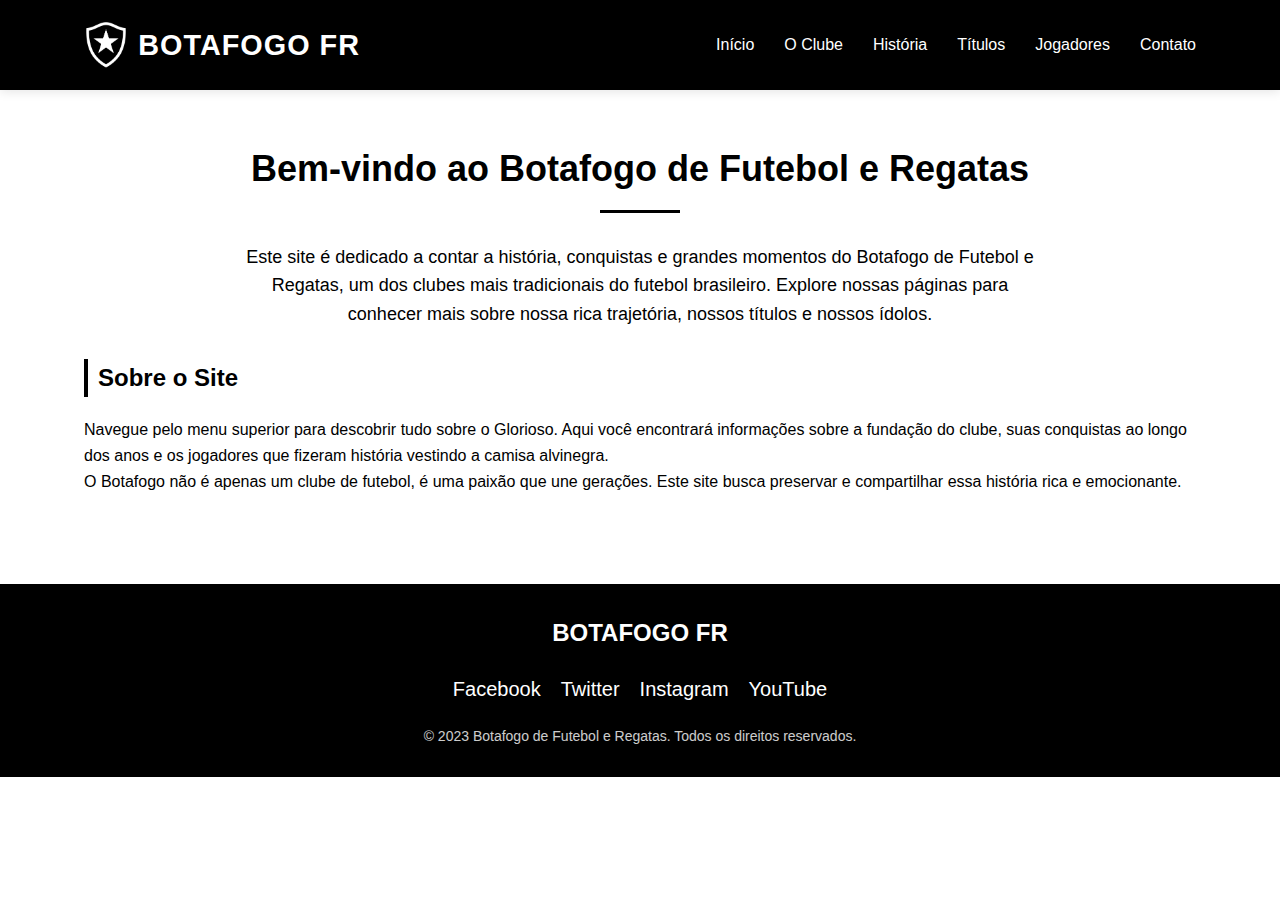
<file: index.html>
<!DOCTYPE html>
<html lang="pt-BR">
<head>
    <meta charset="UTF-8">
    <meta name="viewport" content="width=device-width, initial-scale=1.0">
    <title>Botafogo de Futebol e Regatas | Página Inicial</title>
    <link rel="stylesheet" href="style.css">
</head>
<body>
    <header>
        <div class="container header-content">
<div class="logo">
  <img src="botafogo.png" alt="Botafogo" class="logo-img">
  <span>BOTAFOGO <strong>FR</strong></span>
</div>

            <nav>
                <ul>
                    <li><a href="index.html">Início</a></li>
                    <li><a href="home.html">O Clube</a></li>
                    <li><a href="historia.html">História</a></li>
                    <li><a href="titulos.html">Títulos</a></li>
                    <li><a href="jogadores.html">Jogadores</a></li>
                    <li><a href="contato.html">Contato</a></li>
                </ul>
            </nav>
        </div>
    </header>

    <main class="main-content">
        <div class="container">
            <h1 class="page-title">Bem-vindo ao Botafogo de Futebol e Regatas</h1>
            <p class="intro-text">Este site é dedicado a contar a história, conquistas e grandes momentos do Botafogo de Futebol e Regatas, um dos clubes mais tradicionais do futebol brasileiro. Explore nossas páginas para conhecer mais sobre nossa rica trajetória, nossos títulos e nossos ídolos.</p>
            
            <div class="section">
                <h2 class="section-title">Sobre o Site</h2>
                <p>Navegue pelo menu superior para descobrir tudo sobre o Glorioso. Aqui você encontrará informações sobre a fundação do clube, suas conquistas ao longo dos anos e os jogadores que fizeram história vestindo a camisa alvinegra.</p>
                <p>O Botafogo não é apenas um clube de futebol, é uma paixão que une gerações. Este site busca preservar e compartilhar essa história rica e emocionante.</p>
            </div>
        </div>
    </main>

    <footer>
        <div class="container footer-content">
            <div class="footer-logo">BOTAFOGO FR</div>
            <div class="social-links">
                <a href="#">Facebook</a>
                <a href="#">Twitter</a>
                <a href="https://www.instagram.com/botafogo/">Instagram</a>
                <a href="https://www.youtube.com/channel/UCFxjZDrLCOCHkUCu632AmMQ">YouTube</a>
            </div>
            <div class="copyright">© 2023 Botafogo de Futebol e Regatas. Todos os direitos reservados.</div>
        </div>
    </footer>
</body>
</html>
</file>
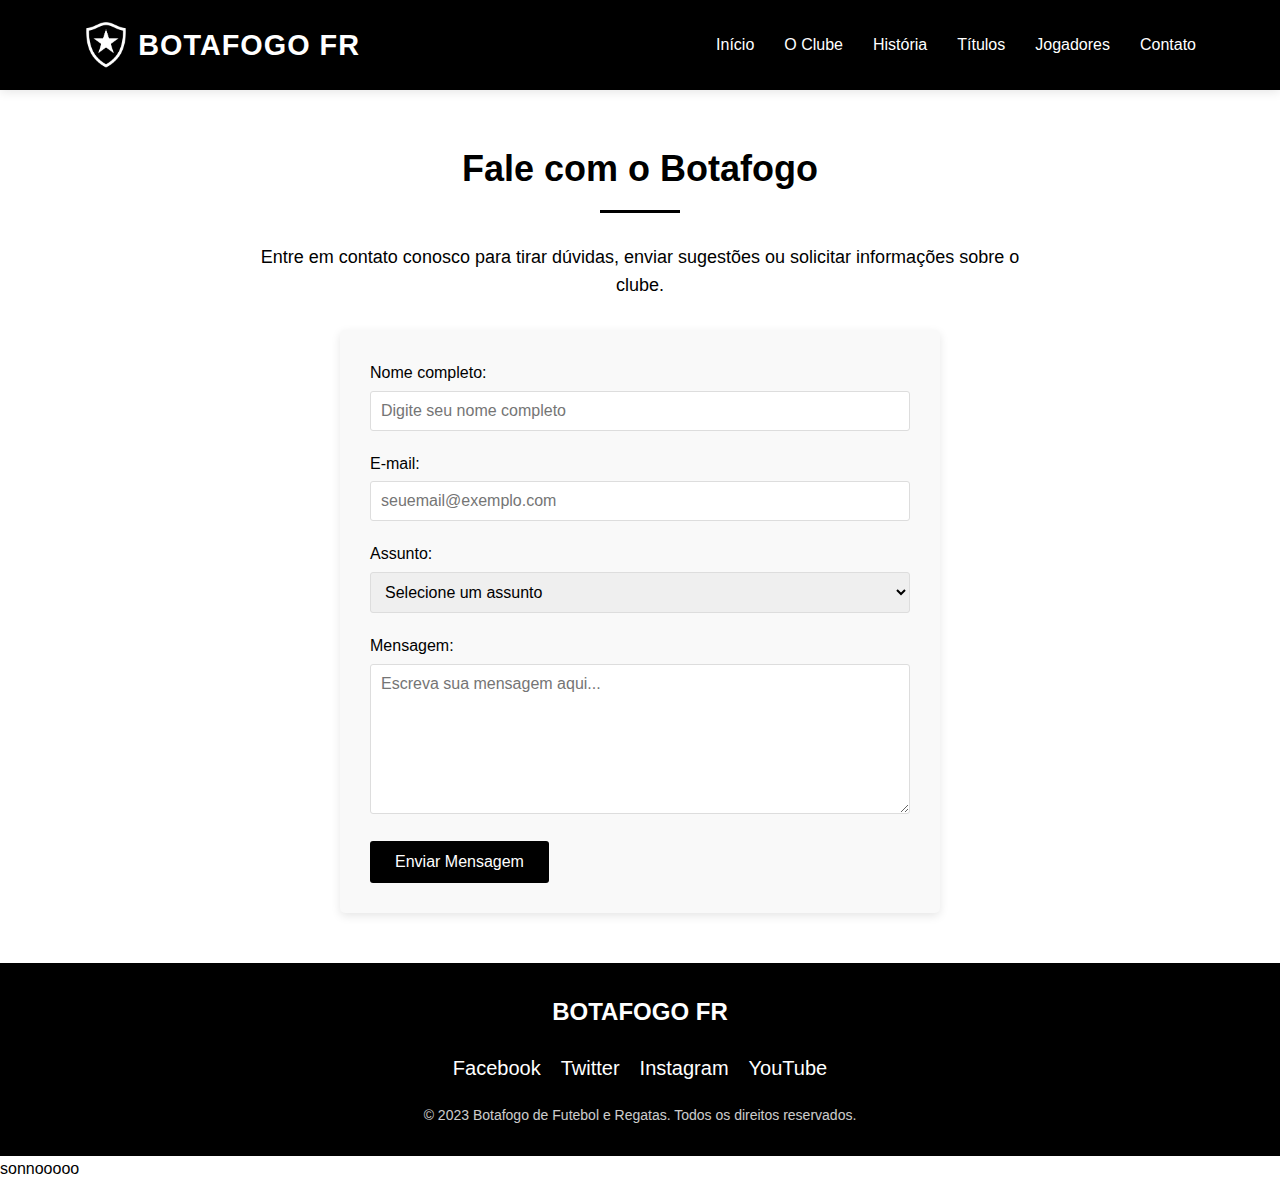
<file: contato.html>
<!DOCTYPE html>
<html lang="pt-BR">
<head>
    <meta charset="UTF-8">
    <meta name="viewport" content="width=device-width, initial-scale=1.0">
    <title>Botafogo de Futebol e Regatas | Contato</title>
    <link rel="stylesheet" href="style.css">
</head>
<body>
    <header>
        <div class="container header-content">
<div class="logo">
  <img src="botafogo.png" alt="Botafogo" class="logo-img">
  <span>BOTAFOGO <strong>FR</strong></span>
</div>

            <nav>
                <ul>
                    <li><a href="index.html">Início</a></li>
                    <li><a href="home.html">O Clube</a></li>
                    <li><a href="historia.html">História</a></li>
                    <li><a href="titulos.html">Títulos</a></li>
                    <li><a href="jogadores.html">Jogadores</a></li>
                    <li><a href="contato.html">Contato</a></li>
                </ul>
            </nav>
        </div>
    </header>

    <main class="main-content">
        <div class="container">
            <h1 class="page-title fade-in">Fale com o Botafogo</h1>
            <p class="intro-text fade-in">Entre em contato conosco para tirar dúvidas, enviar sugestões ou solicitar informações sobre o clube.</p>
            
            <form class="contact-form slide-in" action="#" method="POST">
                <div class="form-group">
                    <label for="name">Nome completo:</label>
                    <input type="text" id="name" name="name" placeholder="Digite seu nome completo" required>
                </div>
                
                <div class="form-group">
                    <label for="email">E-mail:</label>
                    <input type="email" id="email" name="email" placeholder="seuemail@exemplo.com" required>
                </div>
                
                <div class="form-group">
                    <label for="subject">Assunto:</label>
                    <select id="subject" name="subject" required>
                        <option value="" disabled selected>Selecione um assunto</option>
                        <option value="informacoes">Informações gerais</option>
                        <option value="socio">Torne-se sócio</option>
                        <option value="ingressos">Ingressos</option>
                        <option value="sugestoes">Sugestões</option>
                        <option value="outro">Outro</option>
                    </select>
                </div>
                
                <div class="form-group">
                    <label for="message">Mensagem:</label>
                    <textarea id="message" name="message" placeholder="Escreva sua mensagem aqui..." required></textarea>
                </div>
                
                <button type="submit" class="submit-btn">Enviar Mensagem</button>
            </form>
        </div>
    </main>

    <footer>
        <div class="container footer-content">
            <div class="footer-logo">BOTAFOGO FR</div>
            <div class="social-links">
                <a href="#">Facebook</a>
                <a href="#">Twitter</a>
                <a href="https://www.instagram.com/botafogo/">Instagram</a>
                <a href="https://www.youtube.com/channel/UCFxjZDrLCOCHkUCu632AmMQ">YouTube</a>
            </div>
            <div class="copyright">© 2023 Botafogo de Futebol e Regatas. Todos os direitos reservados.</div>
        </div>
    </footer>
    <script src="contato.js"></script>
</body>
</html>

sonnooooo
</file>
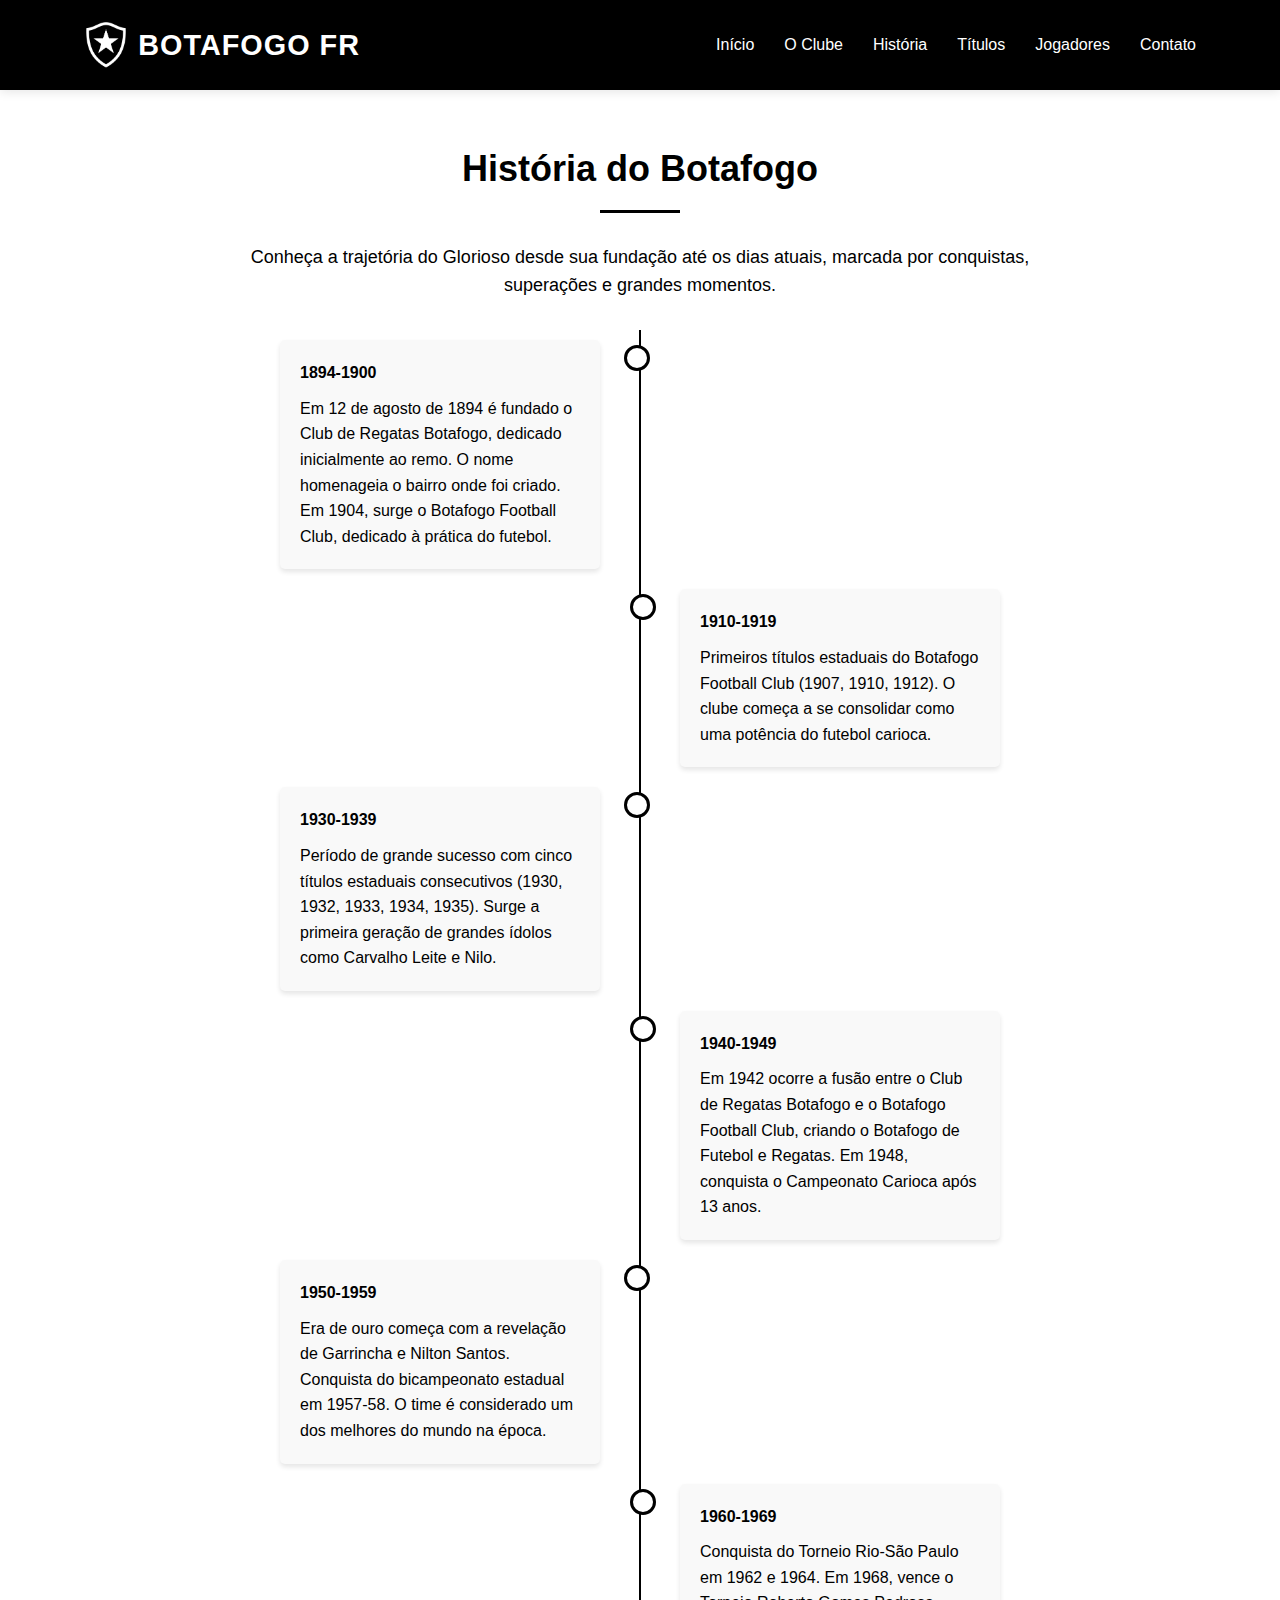
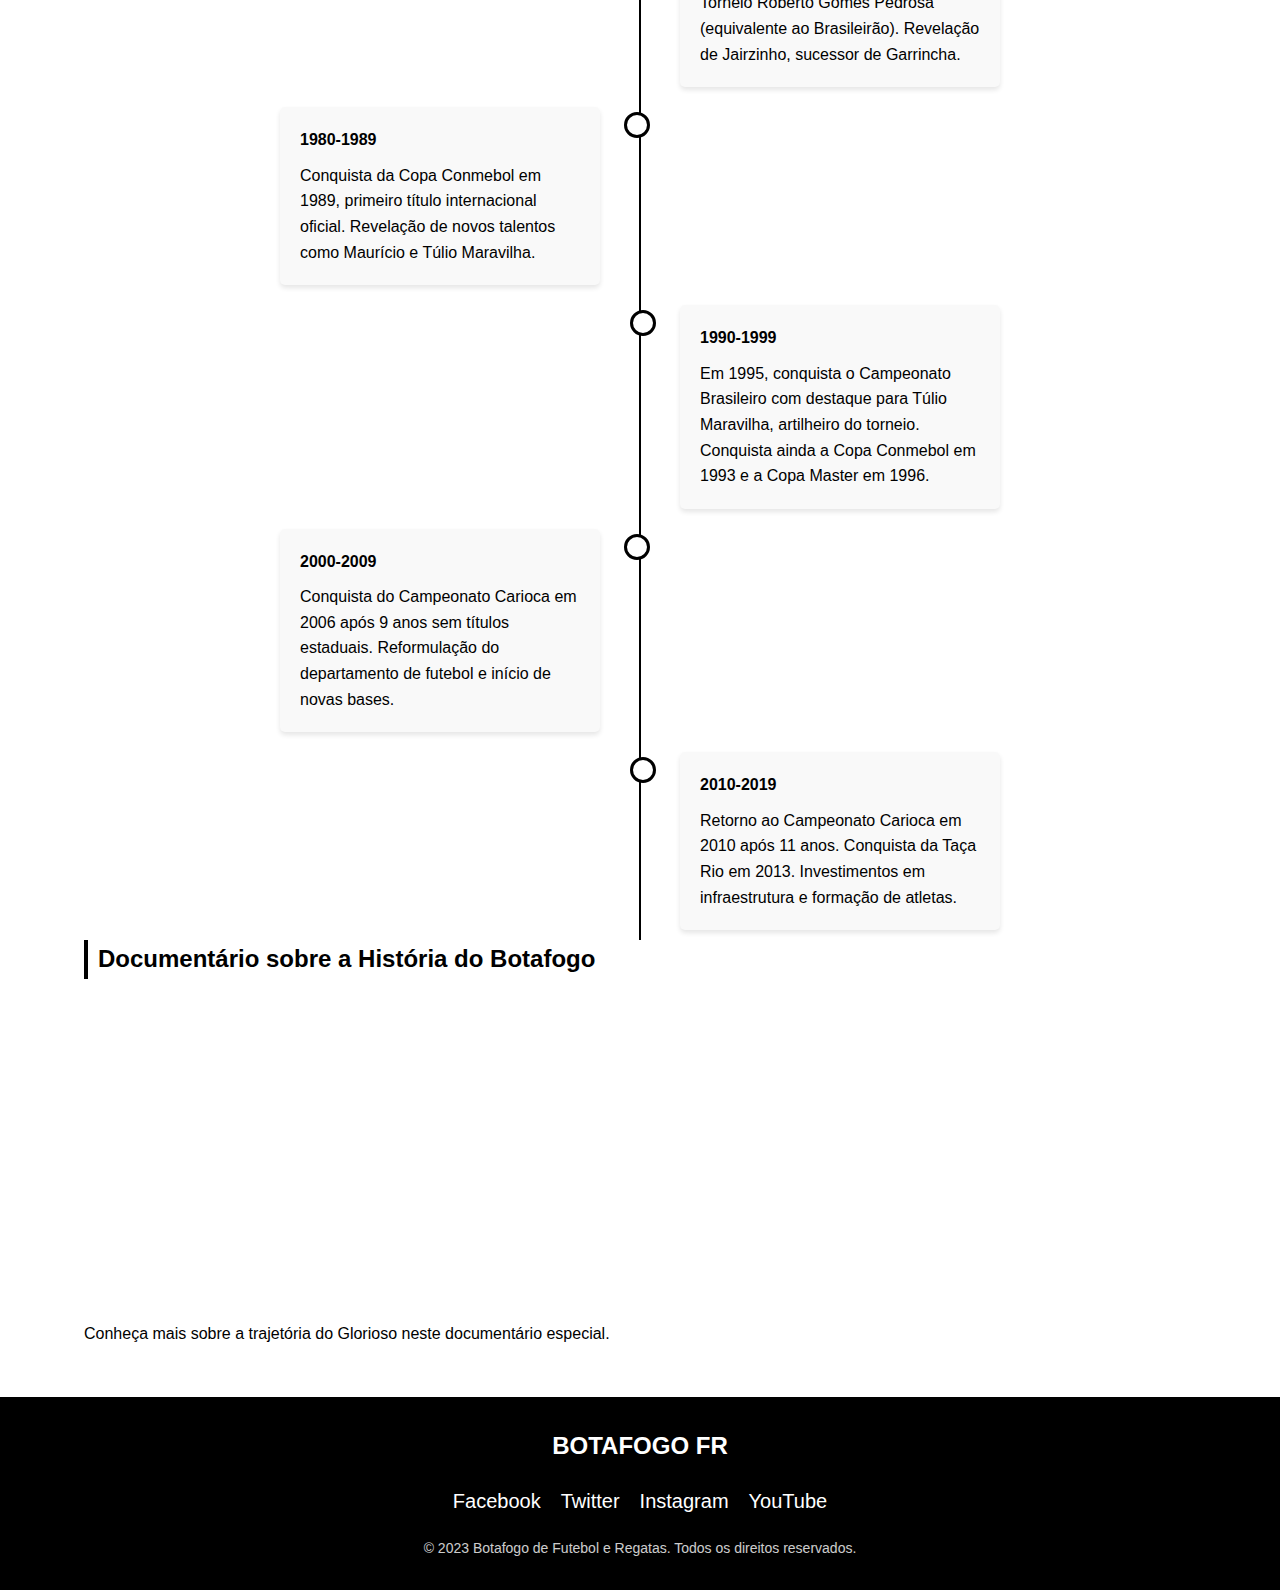
<file: historia.html>
<!DOCTYPE html>
<html lang="pt-BR">
<head>
    <meta charset="UTF-8">
    <meta name="viewport" content="width=device-width, initial-scale=1.0">
    <title>Botafogo de Futebol e Regatas | História</title>
    <link rel="stylesheet" href="style.css">
</head>
<body>
    <header>
        <div class="container header-content">
<div class="logo">
  <img src="botafogo.png" alt="Botafogo" class="logo-img">
  <span>BOTAFOGO <strong>FR</strong></span>
</div>

            <nav>
                <ul>
                    <li><a href="index.html">Início</a></li>
                    <li><a href="home.html">O Clube</a></li>
                    <li><a href="historia.html">História</a></li>
                    <li><a href="titulos.html">Títulos</a></li>
                    <li><a href="jogadores.html">Jogadores</a></li>
                    <li><a href="contato.html">Contato</a></li>
                </ul>
            </nav>
        </div>
    </header>

    <main class="main-content">
        <div class="container">
            <h1 class="page-title fade-in">História do Botafogo</h1>
            <p class="intro-text fade-in">Conheça a trajetória do Glorioso desde sua fundação até os dias atuais, marcada por conquistas, superações e grandes momentos.</p>
            
            <div class="timeline">
                <!-- Década de 1890-1900 -->
                <div class="timeline-item left fade-in">
                    <div class="timeline-content">
                        <div class="timeline-year">1894-1900</div>
                        <p>Em 12 de agosto de 1894 é fundado o Club de Regatas Botafogo, dedicado inicialmente ao remo. O nome homenageia o bairro onde foi criado. Em 1904, surge o Botafogo Football Club, dedicado à prática do futebol.</p>
                    </div>
                </div>
                
                <!-- Década de 1910 -->
                <div class="timeline-item right fade-in">
                    <div class="timeline-content">
                        <div class="timeline-year">1910-1919</div>
                        <p>Primeiros títulos estaduais do Botafogo Football Club (1907, 1910, 1912). O clube começa a se consolidar como uma potência do futebol carioca.</p>
                    </div>
                </div>
                
                <!-- Década de 1930 -->
                <div class="timeline-item left fade-in">
                    <div class="timeline-content">
                        <div class="timeline-year">1930-1939</div>
                        <p>Período de grande sucesso com cinco títulos estaduais consecutivos (1930, 1932, 1933, 1934, 1935). Surge a primeira geração de grandes ídolos como Carvalho Leite e Nilo.</p>
                    </div>
                </div>
                
                <!-- Década de 1940 -->
                <div class="timeline-item right fade-in">
                    <div class="timeline-content">
                        <div class="timeline-year">1940-1949</div>
                        <p>Em 1942 ocorre a fusão entre o Club de Regatas Botafogo e o Botafogo Football Club, criando o Botafogo de Futebol e Regatas. Em 1948, conquista o Campeonato Carioca após 13 anos.</p>
                    </div>
                </div>
                
                <!-- Década de 1950 -->
                <div class="timeline-item left fade-in">
                    <div class="timeline-content">
                        <div class="timeline-year">1950-1959</div>
                        <p>Era de ouro começa com a revelação de Garrincha e Nilton Santos. Conquista do bicampeonato estadual em 1957-58. O time é considerado um dos melhores do mundo na época.</p>
                    </div>
                </div>
                
                <!-- Década de 1960 -->
                <div class="timeline-item right fade-in">
                    <div class="timeline-content">
                        <div class="timeline-year">1960-1969</div>
                        <p>Conquista do Torneio Rio-São Paulo em 1962 e 1964. Em 1968, vence o Torneio Roberto Gomes Pedrosa (equivalente ao Brasileirão). Revelação de Jairzinho, sucessor de Garrincha.</p>
                    </div>
                </div>
                
                <!-- Década de 1980 -->
                <div class="timeline-item left fade-in">
                    <div class="timeline-content">
                        <div class="timeline-year">1980-1989</div>
                        <p>Conquista da Copa Conmebol em 1989, primeiro título internacional oficial. Revelação de novos talentos como Maurício e Túlio Maravilha.</p>
                    </div>
                </div>
                
                <!-- Década de 1990 -->
                <div class="timeline-item right fade-in">
                    <div class="timeline-content">
                        <div class="timeline-year">1990-1999</div>
                        <p>Em 1995, conquista o Campeonato Brasileiro com destaque para Túlio Maravilha, artilheiro do torneio. Conquista ainda a Copa Conmebol em 1993 e a Copa Master em 1996.</p>
                    </div>
                </div>
                
                <!-- Década de 2000 -->
                <div class="timeline-item left fade-in">
                    <div class="timeline-content">
                        <div class="timeline-year">2000-2009</div>
                        <p>Conquista do Campeonato Carioca em 2006 após 9 anos sem títulos estaduais. Reformulação do departamento de futebol e início de novas bases.</p>
                    </div>
                </div>
                
                <!-- Década de 2010 -->
                <div class="timeline-item right fade-in">
                    <div class="timeline-content">
                        <div class="timeline-year">2010-2019</div>
                        <p>Retorno ao Campeonato Carioca em 2010 após 11 anos. Conquista da Taça Rio em 2013. Investimentos em infraestrutura e formação de atletas.</p>
                    </div>
                </div>
            </div>
            
            <div class="video-container fade-in">
                <h2 class="section-title">Documentário sobre a História do Botafogo</h2>
                <div class="video-wrapper">
                    <iframe width="560" height="315" src="https://www.youtube.com/embed/VIDEO_ID" frameborder="0" allow="accelerometer; autoplay; clipboard-write; encrypted-media; gyroscope; picture-in-picture" allowfullscreen></iframe>
                </div>
                <p class="video-caption">Conheça mais sobre a trajetória do Glorioso neste documentário especial.</p>
            </div>
        </div>
    </main>

    <footer>
        <div class="container footer-content">
            <div class="footer-logo">BOTAFOGO FR</div>
            <div class="social-links">
                <a href="#">Facebook</a>
                <a href="#">Twitter</a>
                <a href="https://www.instagram.com/botafogo/">Instagram</a>
                <a href="https://www.youtube.com/channel/UCFxjZDrLCOCHkUCu632AmMQ">YouTube</a>
            </div>
            <div class="copyright">© 2023 Botafogo de Futebol e Regatas. Todos os direitos reservados.</div>
        </div>
    </footer>
</body>
</html>
</file>
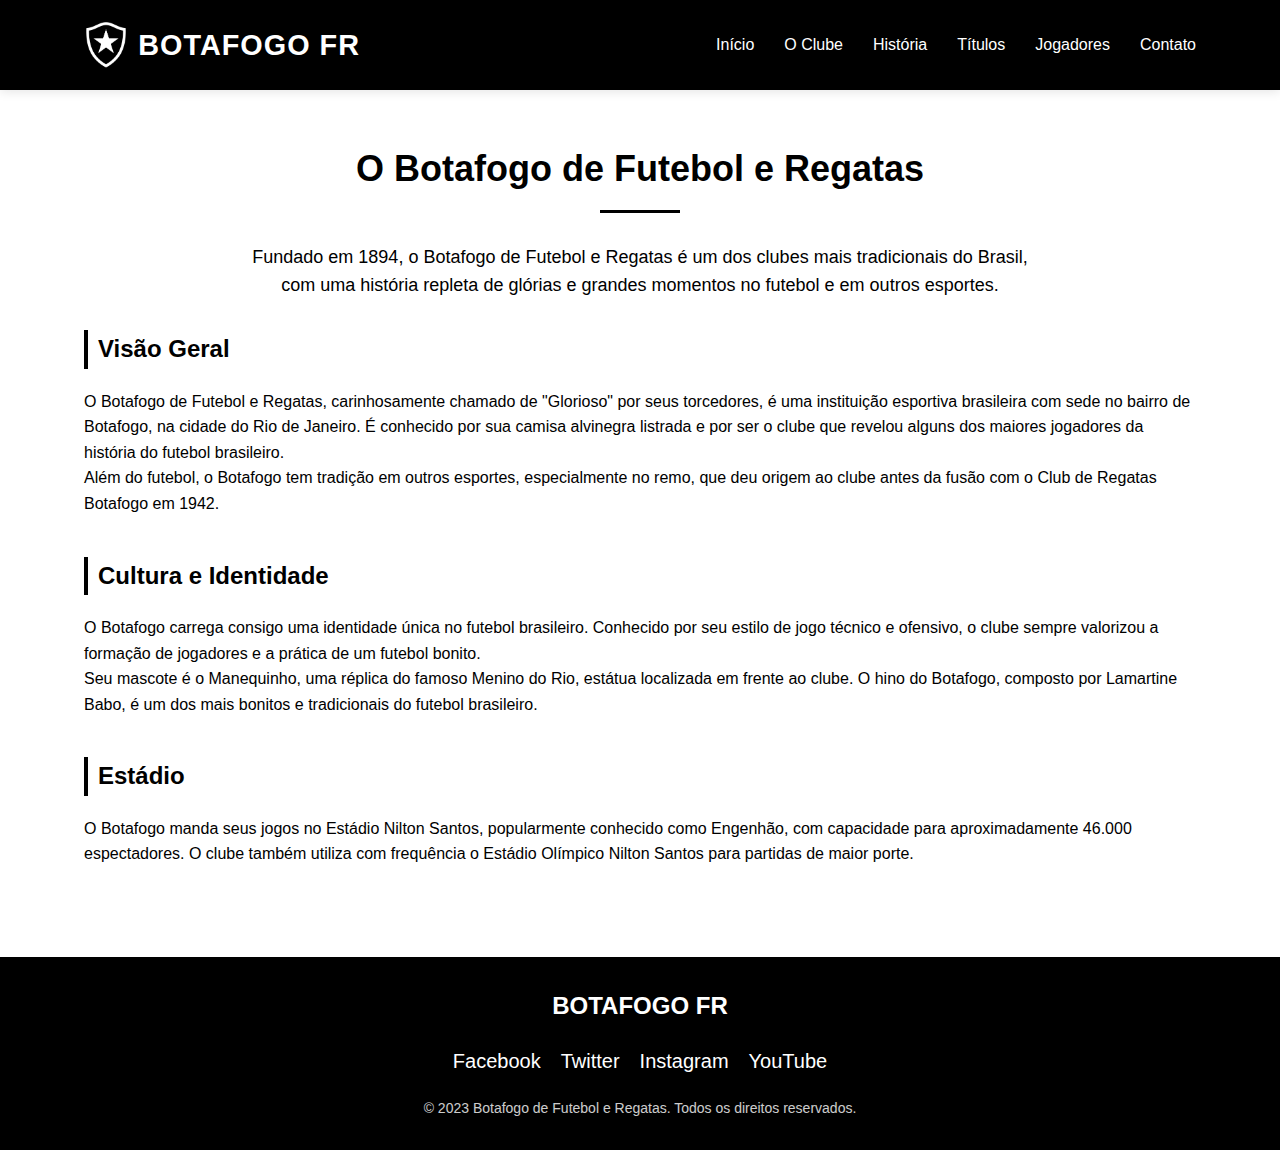
<file: home.html>
<!DOCTYPE html>
<html lang="pt-BR">
<head>
    <meta charset="UTF-8">
    <meta name="viewport" content="width=device-width, initial-scale=1.0">
    <title>Botafogo de Futebol e Regatas | O Clube</title>
    <link rel="stylesheet" href="style.css">
</head>
<body>
    <header>
        <div class="container header-content">
<div class="logo">
  <img src="botafogo.png" alt="Botafogo" class="logo-img">
  <span>BOTAFOGO <strong>FR</strong></span>
</div>

            <nav>
                <ul>
                    <li><a href="index.html">Início</a></li>
                    <li><a href="home.html">O Clube</a></li>
                    <li><a href="historia.html">História</a></li>
                    <li><a href="titulos.html">Títulos</a></li>
                    <li><a href="jogadores.html">Jogadores</a></li>
                    <li><a href="contato.html">Contato</a></li>
                </ul>
            </nav>
        </div>
    </header>

    <main class="main-content">
        <div class="container">
            <h1 class="page-title">O Botafogo de Futebol e Regatas</h1>
            <p class="intro-text">Fundado em 1894, o Botafogo de Futebol e Regatas é um dos clubes mais tradicionais do Brasil, com uma história repleta de glórias e grandes momentos no futebol e em outros esportes.</p>
            
            <div class="section">
                <h2 class="section-title">Visão Geral</h2>
                <p>O Botafogo de Futebol e Regatas, carinhosamente chamado de "Glorioso" por seus torcedores, é uma instituição esportiva brasileira com sede no bairro de Botafogo, na cidade do Rio de Janeiro. É conhecido por sua camisa alvinegra listrada e por ser o clube que revelou alguns dos maiores jogadores da história do futebol brasileiro.</p>
                <p>Além do futebol, o Botafogo tem tradição em outros esportes, especialmente no remo, que deu origem ao clube antes da fusão com o Club de Regatas Botafogo em 1942.</p>
            </div>
            
            <div class="section">
                <h2 class="section-title">Cultura e Identidade</h2>
                <p>O Botafogo carrega consigo uma identidade única no futebol brasileiro. Conhecido por seu estilo de jogo técnico e ofensivo, o clube sempre valorizou a formação de jogadores e a prática de um futebol bonito.</p>
                <p>Seu mascote é o Manequinho, uma réplica do famoso Menino do Rio, estátua localizada em frente ao clube. O hino do Botafogo, composto por Lamartine Babo, é um dos mais bonitos e tradicionais do futebol brasileiro.</p>
            </div>
            
            <div class="section">
                <h2 class="section-title">Estádio</h2>
                <p>O Botafogo manda seus jogos no Estádio Nilton Santos, popularmente conhecido como Engenhão, com capacidade para aproximadamente 46.000 espectadores. O clube também utiliza com frequência o Estádio Olímpico Nilton Santos para partidas de maior porte.</p>
            </div>
        </div>
    </main>

    <footer>
        <div class="container footer-content">
            <div class="footer-logo">BOTAFOGO FR</div>
            <div class="social-links">
                <a href="#">Facebook</a>
                <a href="#">Twitter</a>
                <a href="https://www.instagram.com/botafogo/">Instagram</a>
                <a href="https://www.youtube.com/channel/UCFxjZDrLCOCHkUCu632AmMQ">YouTube</a>
            </div>
            <div class="copyright">© 2023 Botafogo de Futebol e Regatas. Todos os direitos reservados.</div>
        </div>
    </footer>
</body>
</html>
</file>
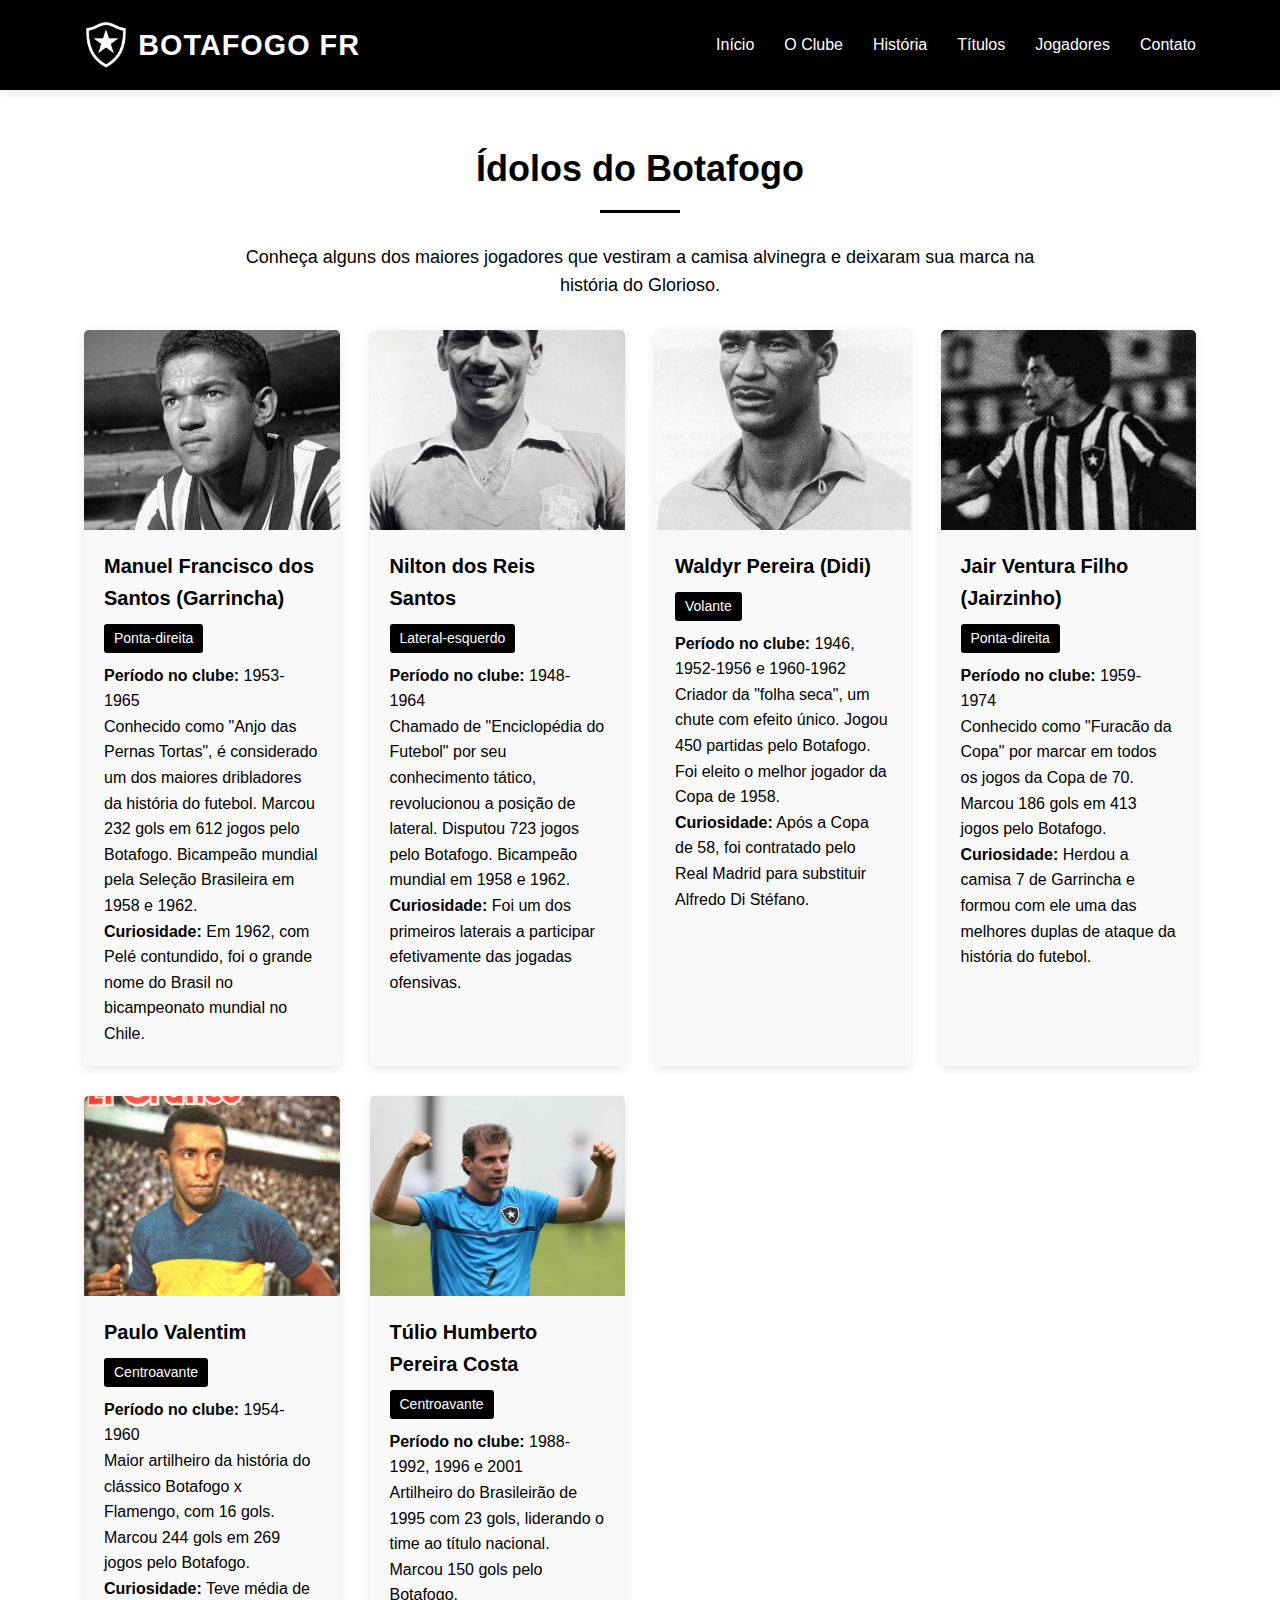
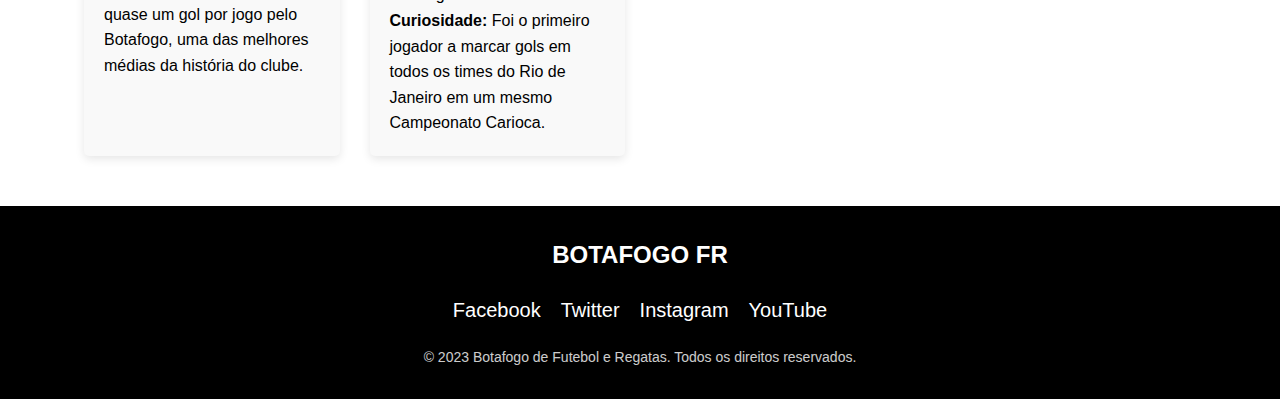
<file: jogadores.html>
<!DOCTYPE html>
<html lang="pt-BR">
<head>
    <meta charset="UTF-8">
    <meta name="viewport" content="width=device-width, initial-scale=1.0">
    <title>Botafogo de Futebol e Regatas | Jogadores Históricos</title>
    <link rel="stylesheet" href="style.css">
</head>
<body>
    <header>
        <div class="container header-content">
<div class="logo">
  <img src="botafogo.png" alt="Botafogo" class="logo-img">
  <span>BOTAFOGO <strong>FR</strong></span>
</div>

            <nav>
                <ul>
                    <li><a href="index.html">Início</a></li>
                    <li><a href="home.html">O Clube</a></li>
                    <li><a href="historia.html">História</a></li>
                    <li><a href="titulos.html">Títulos</a></li>
                    <li><a href="jogadores.html">Jogadores</a></li>
                    <li><a href="contato.html">Contato</a></li>
                </ul>
            </nav>
        </div>
    </header>

    <main class="main-content">
        <div class="container">
            <h1 class="page-title">Ídolos do Botafogo</h1>
            <p class="intro-text">Conheça alguns dos maiores jogadores que vestiram a camisa alvinegra e deixaram sua marca na história do Glorioso.</p>
            
            <div class="players-grid">
                <!-- Garrincha -->
                <div class="player-card">
                    <div class="player-image" style="background-image: url('garrincha.jpg');"></div>
                    <div class="player-info">
                        <h3 class="player-name">Manuel Francisco dos Santos (Garrincha)</h3>
                        <span class="player-position">Ponta-direita</span>
                        <p><strong>Período no clube:</strong> 1953-1965</p>
                        <p>Conhecido como "Anjo das Pernas Tortas", é considerado um dos maiores dribladores da história do futebol. Marcou 232 gols em 612 jogos pelo Botafogo. Bicampeão mundial pela Seleção Brasileira em 1958 e 1962.</p>
                        <p><strong>Curiosidade:</strong> Em 1962, com Pelé contundido, foi o grande nome do Brasil no bicampeonato mundial no Chile.</p>
                    </div>
                </div>
                
                <!-- Nilton Santos -->
                <div class="player-card">
                    <div class="player-image" style="background-image: url('nilton.jpg');"></div>
                    <div class="player-info">
                        <h3 class="player-name">Nilton dos Reis Santos</h3>
                        <span class="player-position">Lateral-esquerdo</span>
                        <p><strong>Período no clube:</strong> 1948-1964</p>
                        <p>Chamado de "Enciclopédia do Futebol" por seu conhecimento tático, revolucionou a posição de lateral. Disputou 723 jogos pelo Botafogo. Bicampeão mundial em 1958 e 1962.</p>
                        <p><strong>Curiosidade:</strong> Foi um dos primeiros laterais a participar efetivamente das jogadas ofensivas.</p>
                    </div>
                </div>
                
                <!-- Didi -->
                <div class="player-card">
                    <div class="player-image" style="background-image: url('didi.jpg');"></div>
                    <div class="player-info">
                        <h3 class="player-name">Waldyr Pereira (Didi)</h3>
                        <span class="player-position">Volante</span>
                        <p><strong>Período no clube:</strong> 1946, 1952-1956 e 1960-1962</p>
                        <p>Criador da "folha seca", um chute com efeito único. Jogou 450 partidas pelo Botafogo. Foi eleito o melhor jogador da Copa de 1958.</p>
                        <p><strong>Curiosidade:</strong> Após a Copa de 58, foi contratado pelo Real Madrid para substituir Alfredo Di Stéfano.</p>
                    </div>
                </div>
                
                <!-- Jairzinho -->
                <div class="player-card">
                    <div class="player-image" style="background-image: url('jair.jpg');"></div>
                    <div class="player-info">
                        <h3 class="player-name">Jair Ventura Filho (Jairzinho)</h3>
                        <span class="player-position">Ponta-direita</span>
                        <p><strong>Período no clube:</strong> 1959-1974</p>
                        <p>Conhecido como "Furacão da Copa" por marcar em todos os jogos da Copa de 70. Marcou 186 gols em 413 jogos pelo Botafogo.</p>
                        <p><strong>Curiosidade:</strong> Herdou a camisa 7 de Garrincha e formou com ele uma das melhores duplas de ataque da história do futebol.</p>
                    </div>
                </div>
                
                <!-- Paulo Valentim -->
                <div class="player-card">
                    <div class="player-image" style="background-image: url('paulo.jpg');"></div>
                    <div class="player-info">
                        <h3 class="player-name">Paulo Valentim</h3>
                        <span class="player-position">Centroavante</span>
                        <p><strong>Período no clube:</strong> 1954-1960</p>
                        <p>Maior artilheiro da história do clássico Botafogo x Flamengo, com 16 gols. Marcou 244 gols em 269 jogos pelo Botafogo.</p>
                        <p><strong>Curiosidade:</strong> Teve média de quase um gol por jogo pelo Botafogo, uma das melhores médias da história do clube.</p>
                    </div>
                </div>
                
                <!-- Túlio Maravilha -->
                <div class="player-card">
                    <div class="player-image" style="background-image: url('tulio.jpg');"></div>
                    <div class="player-info">
                        <h3 class="player-name">Túlio Humberto Pereira Costa</h3>
                        <span class="player-position">Centroavante</span>
                        <p><strong>Período no clube:</strong> 1988-1992, 1996 e 2001</p>
                        <p>Artilheiro do Brasileirão de 1995 com 23 gols, liderando o time ao título nacional. Marcou 150 gols pelo Botafogo.</p>
                        <p><strong>Curiosidade:</strong> Foi o primeiro jogador a marcar gols em todos os times do Rio de Janeiro em um mesmo Campeonato Carioca.</p>
                    </div>
                </div>
            </div>
        </div>
    </main>

    <footer>
        <div class="container footer-content">
            <div class="footer-logo">BOTAFOGO FR</div>
            <div class="social-links">
                <a href="#">Facebook</a>
                <a href="#">Twitter</a>
                <a href="https://www.instagram.com/botafogo/">Instagram</a>
                <a href="https://www.youtube.com/channel/UCFxjZDrLCOCHkUCu632AmMQ">YouTube</a>
            </div>
            <div class="copyright">© 2023 Botafogo de Futebol e Regatas. Todos os direitos reservados.</div>
        </div>
    </footer>
</body>
</html>
</file>
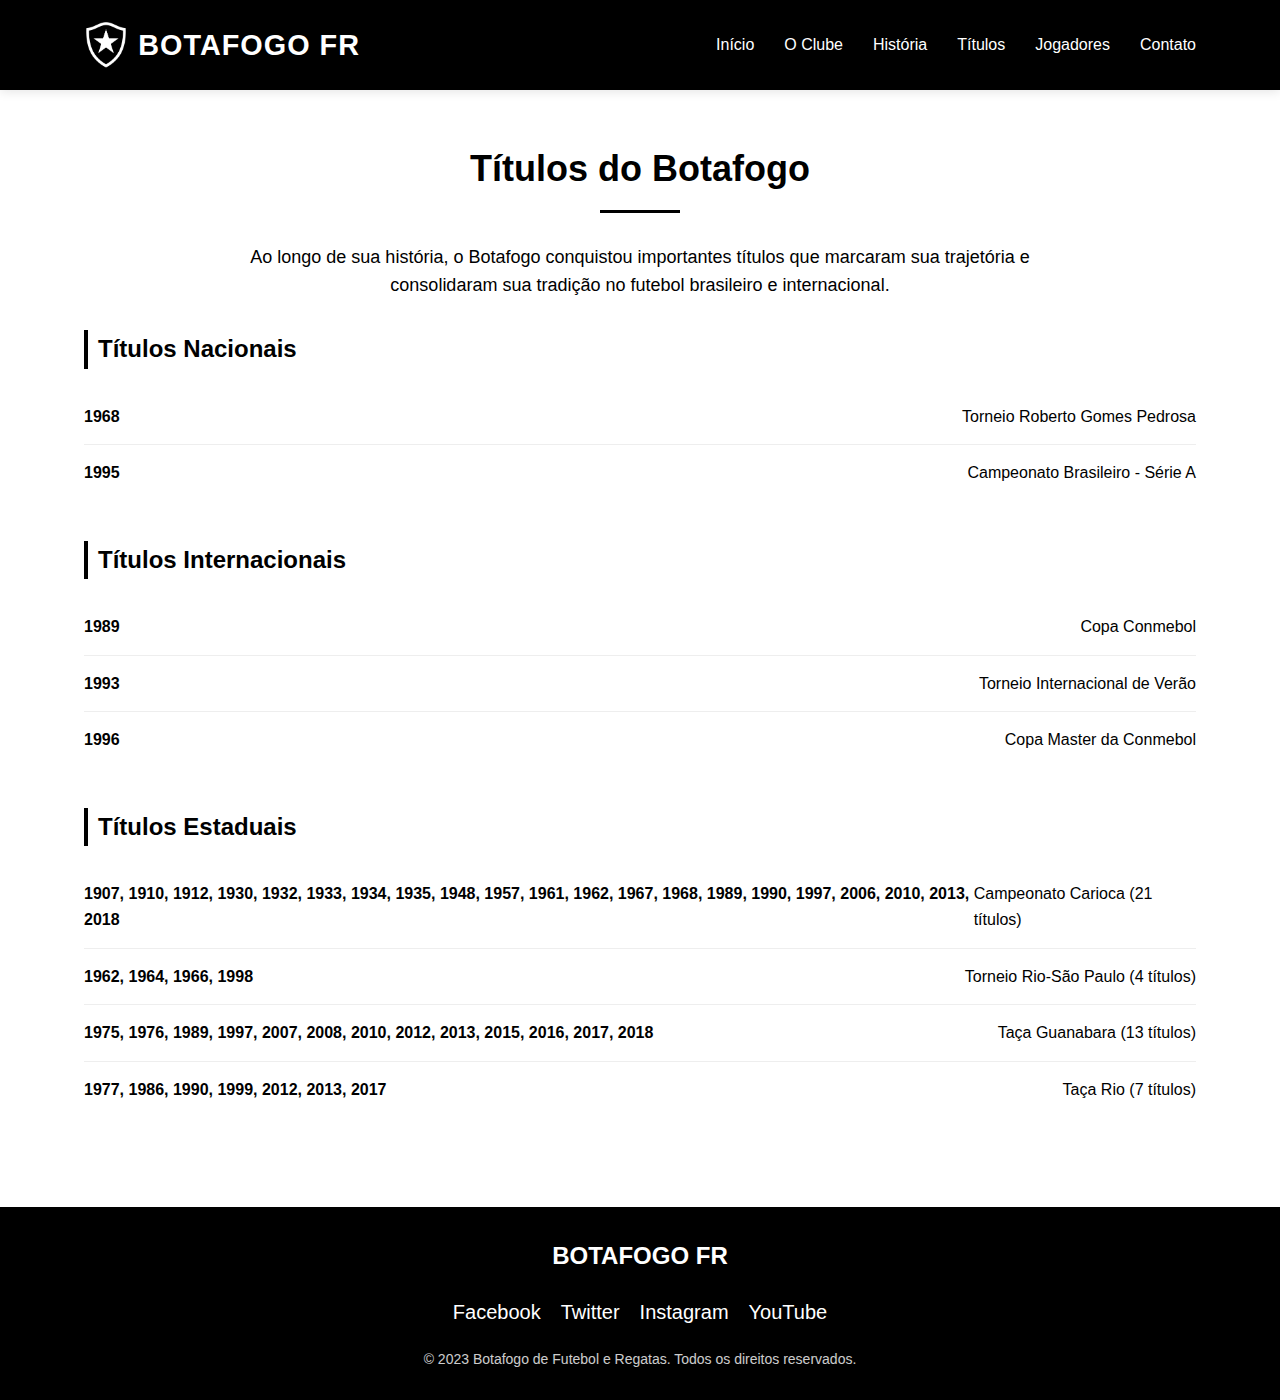
<file: titulos.html>
<!DOCTYPE html>
<html lang="pt-BR">
<head>
    <meta charset="UTF-8">
    <meta name="viewport" content="width=device-width, initial-scale=1.0">
    <title>Botafogo de Futebol e Regatas | Títulos</title>
    <link rel="stylesheet" href="style.css">
</head>
<body>
    <header>
        <div class="container header-content">
<div class="logo">
  <img src="botafogo.png" alt="Botafogo" class="logo-img">
  <span>BOTAFOGO <strong>FR</strong></span>
</div>

            <nav>
                <ul>
                    <li><a href="index.html">Início</a></li>
                    <li><a href="home.html">O Clube</a></li>
                    <li><a href="historia.html">História</a></li>
                    <li><a href="titulos.html">Títulos</a></li>
                    <li><a href="jogadores.html">Jogadores</a></li>
                    <li><a href="contato.html">Contato</a></li>
                </ul>
            </nav>
        </div>
    </header>

    <main class="main-content">
        <div class="container">
            <h1 class="page-title">Títulos do Botafogo</h1>
            <p class="intro-text">Ao longo de sua história, o Botafogo conquistou importantes títulos que marcaram sua trajetória e consolidaram sua tradição no futebol brasileiro e internacional.</p>
            
            <div class="section">
                <h2 class="section-title">Títulos Nacionais</h2>
                <ul class="titles-list">
                    <li>
                        <span class="year">1968</span>
                        <span class="title">Torneio Roberto Gomes Pedrosa</span>
                    </li>
                    <li>
                        <span class="year">1995</span>
                        <span class="title">Campeonato Brasileiro - Série A</span>
                    </li>
                </ul>
            </div>
            
            <div class="section">
                <h2 class="section-title">Títulos Internacionais</h2>
                <ul class="titles-list">
                    <li>
                        <span class="year">1989</span>
                        <span class="title">Copa Conmebol</span>
                    </li>
                    <li>
                        <span class="year">1993</span>
                        <span class="title">Torneio Internacional de Verão</span>
                    </li>
                    <li>
                        <span class="year">1996</span>
                        <span class="title">Copa Master da Conmebol</span>
                    </li>
                </ul>
            </div>
            
            <div class="section">
                <h2 class="section-title">Títulos Estaduais</h2>
                <ul class="titles-list">
                    <li>
                        <span class="year">1907, 1910, 1912, 1930, 1932, 1933, 1934, 1935, 1948, 1957, 1961, 1962, 1967, 1968, 1989, 1990, 1997, 2006, 2010, 2013, 2018</span>
                        <span class="title">Campeonato Carioca (21 títulos)</span>
                    </li>
                    <li>
                        <span class="year">1962, 1964, 1966, 1998</span>
                        <span class="title">Torneio Rio-São Paulo (4 títulos)</span>
                    </li>
                    <li>
                        <span class="year">1975, 1976, 1989, 1997, 2007, 2008, 2010, 2012, 2013, 2015, 2016, 2017, 2018</span>
                        <span class="title">Taça Guanabara (13 títulos)</span>
                    </li>
                    <li>
                        <span class="year">1977, 1986, 1990, 1999, 2012, 2013, 2017</span>
                        <span class="title">Taça Rio (7 títulos)</span>
                    </li>
                </ul>
            </div>
        </div>
    </main>

    <footer>
        <div class="container footer-content">
            <div class="footer-logo">BOTAFOGO FR</div>
            <div class="social-links">
                <a href="#">Facebook</a>
                <a href="#">Twitter</a>
                <a href="https://www.instagram.com/botafogo/">Instagram</a>
                <a href="https://www.youtube.com/channel/UCFxjZDrLCOCHkUCu632AmMQ">YouTube</a>
            </div>
            <div class="copyright">© 2023 Botafogo de Futebol e Regatas. Todos os direitos reservados.</div>
        </div>
    </footer>
</body>
</html>
</file>
<file: style.css>
/* Reset e configurações gerais */
* {
    margin: 0;
    padding: 0;
    box-sizing: border-box;
    font-family: 'Segoe UI', Tahoma, Geneva, Verdana, sans-serif;
}

body {
    background-color: #fff;
    color: #000;
    line-height: 1.6;
}

a {
    text-decoration: none;
    color: #000;
    transition: color 0.3s;
}

a:hover {
    color: #555;
}

.container {
    width: 90%;
    max-width: 1200px;
    margin: 0 auto;
    padding: 0 20px;
}

/* Cabeçalho */
header {
    background-color: #000;
    color: #fff;
    padding: 20px 0;
    box-shadow: 0 2px 10px rgba(0, 0, 0, 0.1);
}

.header-content {
    display: flex;
    justify-content: space-between;
    align-items: center;
}

.logo {
    font-size: 28px;
    font-weight: bold;
    letter-spacing: 1px;
}

.logo span {
    color: #fff;
}

/* Navegação */
nav ul {
    display: flex;
    list-style: none;
}

nav ul li {
    margin-left: 30px;
}

nav ul li a {
    color: #fff;
    font-weight: 500;
    padding: 5px 0;
    border-bottom: 2px solid transparent;
    transition: border-color 0.3s;
}

nav ul li a:hover {
    color: #fff;
    border-bottom: 2px solid #fff;
}

/* Conteúdo principal */
.main-content {
    padding: 50px 0;
}

.page-title {
    font-size: 36px;
    margin-bottom: 30px;
    text-align: center;
    position: relative;
    padding-bottom: 15px;
}

.page-title:after {
    content: '';
    position: absolute;
    bottom: 0;
    left: 50%;
    transform: translateX(-50%);
    width: 80px;
    height: 3px;
    background-color: #000;
}

.intro-text {
    font-size: 18px;
    margin-bottom: 30px;
    text-align: center;
    max-width: 800px;
    margin-left: auto;
    margin-right: auto;
}

/* Seções */
.section {
    margin-bottom: 40px;
}

.section-title {
    font-size: 24px;
    margin-bottom: 20px;
    border-left: 4px solid #000;
    padding-left: 10px;
}

/* Grid de jogadores */
.players-grid {
    display: grid;
    grid-template-columns: repeat(auto-fill, minmax(250px, 1fr));
    gap: 30px;
}

.player-card {
    background-color: #f9f9f9;
    border-radius: 5px;
    overflow: hidden;
    box-shadow: 0 3px 10px rgba(0, 0, 0, 0.1);
    transition: transform 0.3s;
}

.player-card:hover {
    transform: translateY(-5px);
}

.player-image {
    height: 200px;
    background-color: #000;
    background-size: cover;
    background-position: center;
}

.player-info {
    padding: 20px;
}

.player-name {
    font-size: 20px;
    margin-bottom: 10px;
}

.player-position {
    display: inline-block;
    background-color: #000;
    color: #fff;
    padding: 3px 10px;
    border-radius: 3px;
    font-size: 14px;
    margin-bottom: 10px;
}

/* Títulos */
.titles-list {
    list-style: none;
}

.titles-list li {
    padding: 15px 0;
    border-bottom: 1px solid #eee;
    display: flex;
    justify-content: space-between;
}

.titles-list li:last-child {
    border-bottom: none;
}

.titles-list .year {
    font-weight: bold;
    color: #000;
}

/* Linha do tempo */
.timeline {
    position: relative;
    max-width: 800px;
    margin: 0 auto;
}

.timeline::after {
    content: '';
    position: absolute;
    width: 2px;
    background-color: #000;
    top: 0;
    bottom: 0;
    left: 50%;
    margin-left: -1px;
}

.timeline-item {
    padding: 10px 40px;
    position: relative;
    width: 50%;
    box-sizing: border-box;
}

.timeline-item::after {
    content: '';
    position: absolute;
    width: 20px;
    height: 20px;
    background-color: #fff;
    border: 3px solid #000;
    border-radius: 50%;
    top: 15px;
    z-index: 1;
}

.left {
    left: 0;
}

.right {
    left: 50%;
}

.left::after {
    right: -10px;
}

.right::after {
    left: -10px;
}

.timeline-content {
    padding: 20px;
    background-color: #f9f9f9;
    border-radius: 5px;
    box-shadow: 0 3px 5px rgba(0, 0, 0, 0.1);
}

.timeline-year {
    font-weight: bold;
    margin-bottom: 10px;
    color: #000;
}

/* Formulário de contato */
.contact-form {
    max-width: 600px;
    margin: 0 auto;
    background-color: #f9f9f9;
    padding: 30px;
    border-radius: 5px;
    box-shadow: 0 3px 10px rgba(0, 0, 0, 0.1);
}

.form-group {
    margin-bottom: 20px;
}

.form-group label {
    display: block;
    margin-bottom: 5px;
    font-weight: 500;
}

.form-group input,
.form-group textarea,
.form-group select {
    width: 100%;
    padding: 10px;
    border: 1px solid #ddd;
    border-radius: 3px;
    font-size: 16px;
}

.form-group textarea {
    height: 150px;
}

.submit-btn {
    background-color: #000;
    color: #fff;
    border: none;
    padding: 12px 25px;
    font-size: 16px;
    cursor: pointer;
    border-radius: 3px;
    transition: background-color 0.3s;
}

.submit-btn:hover {
    background-color: #333;
}

/* Rodapé */
footer {
    background-color: #000;
    color: #fff;
    padding: 30px 0;
    text-align: center;
}

.footer-content {
    display: flex;
    flex-direction: column;
    align-items: center;
}

.footer-logo {
    font-size: 24px;
    font-weight: bold;
    margin-bottom: 20px;
}

.social-links {
    display: flex;
    margin-bottom: 20px;
}

.social-links a {
    color: #fff;
    margin: 0 10px;
    font-size: 20px;
}

.copyright {
    font-size: 14px;
    opacity: 0.8;
}

/* Responsividade */
@media (max-width: 768px) {
    .header-content {
        flex-direction: column;
        text-align: center;
    }

    nav ul {
        margin-top: 20px;
        justify-content: center;
    }

    nav ul li {
        margin: 0 10px;
    }

    .timeline::after {
        left: 31px;
    }

    .timeline-item {
        width: 100%;
        padding-left: 70px;
        padding-right: 25px;
    }

    .timeline-item::after {
        left: 21px;
    }

    .left::after, .right::after {
        left: 21px;
    }

    .right {
        left: 0;
    }
}
.logo {
  display: flex;
  align-items: center;
  gap: 10px;
  font-size: 1.8rem;
  font-weight: bold;
  color: #fff;
}

.logo-img {
  height: 50px;
  width: auto;
}
/* Estilos para mensagens de erro */
.error-message {
    color: #d32f2f;
    font-size: 0.85rem;
    margin-top: 5px;
}

.error {
    border-color: #d32f2f !important;
}

/* Melhora a aparência dos campos com erro */
input.error, 
select.error, 
textarea.error {
    background-color: #ffebee;
}
</file>
